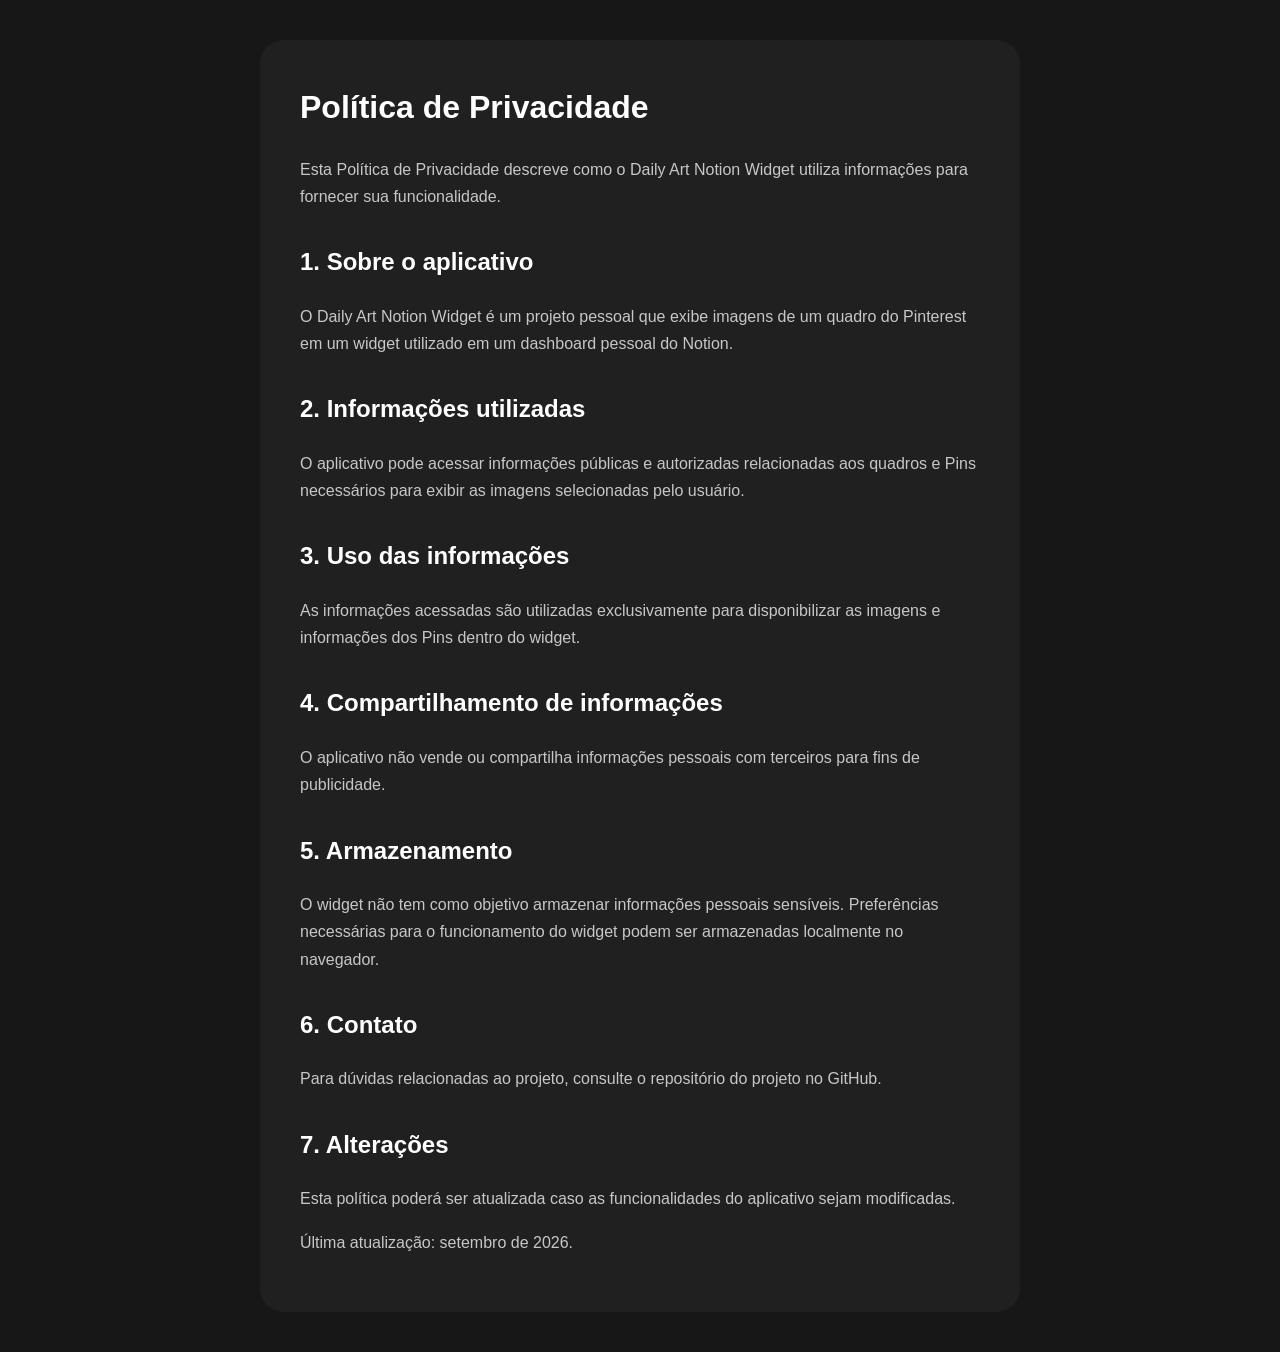
<file: privacy.html>
<!DOCTYPE html>
<html lang="pt-BR">
<head>
    <meta charset="UTF-8">
    <meta name="viewport" content="width=device-width, initial-scale=1.0">

    <title>Política de Privacidade — Daily Art</title>

    <style>
        * {
            box-sizing: border-box;
        }

        body {
            margin: 0;
            padding: 40px 20px;
            background: #171717;
            color: #ffffff;
            font-family: Arial, sans-serif;
            line-height: 1.7;
        }

        main {
            max-width: 760px;
            margin: 0 auto;
            padding: 40px;
            background: #202020;
            border-radius: 24px;
        }

        h1 {
            margin-top: 0;
        }

        h2 {
            margin-top: 32px;
        }

        p {
            color: rgba(255, 255, 255, 0.75);
        }

        a {
            color: #ffffff;
        }
    </style>
</head>

<body>

<main>

    <h1>Política de Privacidade</h1>

    <p>
        Esta Política de Privacidade descreve como o Daily Art Notion Widget
        utiliza informações para fornecer sua funcionalidade.
    </p>

    <h2>1. Sobre o aplicativo</h2>

    <p>
        O Daily Art Notion Widget é um projeto pessoal que exibe imagens
        de um quadro do Pinterest em um widget utilizado em um dashboard
        pessoal do Notion.
    </p>

    <h2>2. Informações utilizadas</h2>

    <p>
        O aplicativo pode acessar informações públicas e autorizadas
        relacionadas aos quadros e Pins necessários para exibir as imagens
        selecionadas pelo usuário.
    </p>

    <h2>3. Uso das informações</h2>

    <p>
        As informações acessadas são utilizadas exclusivamente para
        disponibilizar as imagens e informações dos Pins dentro do widget.
    </p>

    <h2>4. Compartilhamento de informações</h2>

    <p>
        O aplicativo não vende ou compartilha informações pessoais com
        terceiros para fins de publicidade.
    </p>

    <h2>5. Armazenamento</h2>

    <p>
        O widget não tem como objetivo armazenar informações pessoais
        sensíveis. Preferências necessárias para o funcionamento do widget
        podem ser armazenadas localmente no navegador.
    </p>

    <h2>6. Contato</h2>

    <p>
        Para dúvidas relacionadas ao projeto, consulte o repositório do
        projeto no GitHub.
    </p>

    <h2>7. Alterações</h2>

    <p>
        Esta política poderá ser atualizada caso as funcionalidades do
        aplicativo sejam modificadas.
    </p>

    <p>
        Última atualização: setembro de 2026.
    </p>

</main>

</body>
</html>
</file>
